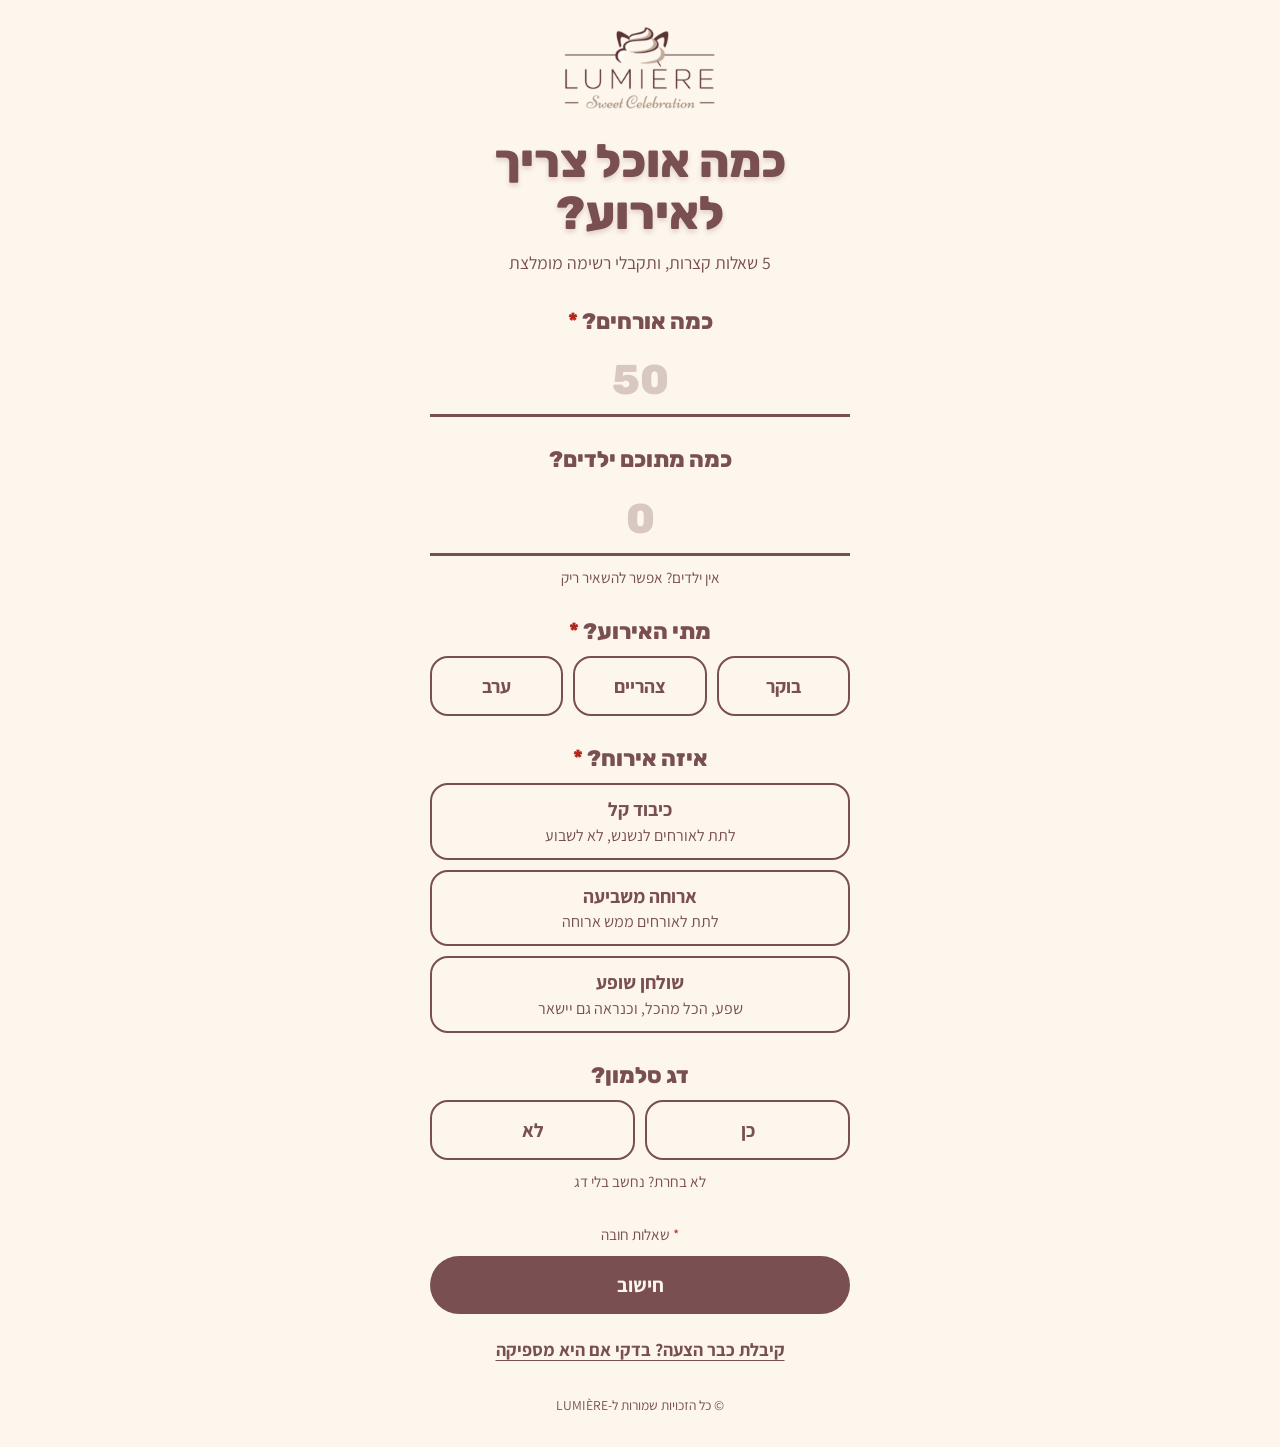
<file: docs/index.html>
<!doctype html>
<html lang="he" dir="rtl">
<head>
<meta charset="utf-8">
<meta name="viewport" content="width=device-width, initial-scale=1, viewport-fit=cover">
<title>כמה אוכל צריך לאירוע? | LUMIÈRE</title>
<meta name="description" content="5 שאלות קצרות, ותקבלי רשימה מומלצת: כמה מנות חמות, סלטים ומגשים כדאי להזמין לאירוע שלך.">
<meta name="theme-color" content="#FDF6ED">
<meta property="og:type" content="website">
<meta property="og:locale" content="he_IL">
<meta property="og:url" content="https://calc.lumiere.co.il/">
<meta property="og:title" content="כמה אוכל צריך לאירוע?">
<meta property="og:description" content="5 שאלות קצרות, ותקבלי רשימה מומלצת לאירוע שלך.">
<meta property="og:image" content="https://calc.lumiere.co.il/og.png">
<meta property="og:image:width" content="1200">
<meta property="og:image:height" content="630">
<meta name="twitter:card" content="summary_large_image">
<link rel="preconnect" href="https://fonts.googleapis.com">
<link rel="preconnect" href="https://fonts.gstatic.com" crossorigin>
<link href="https://fonts.googleapis.com/css2?family=Assistant:wght@400;600;700&family=Rubik:wght@800&display=swap" rel="stylesheet">
<link rel="stylesheet" href="style.css?v=5118e473">
</head>
<body>
<div class="wrap">
  <img class="logo" src="logo.png" alt="Lumière" width="440" height="252">

  <main>
    <h1 id="top" tabindex="-1">כמה אוכל צריך לאירוע?</h1>
    <p class="lede">5 שאלות קצרות, ותקבלי רשימה מומלצת</p>

    <form id="quiz" novalidate>
      <div class="q">
        <label class="q-title" for="guests">כמה אורחים? <span class="req" aria-hidden="true">*</span></label>
        <input class="num" id="guests" type="number" inputmode="numeric" min="5" max="2000" step="5" dir="ltr" placeholder="50" autocomplete="off" aria-required="true" aria-describedby="guests-err">
        <p class="err" id="guests-err" role="alert"></p>
      </div>

      <div class="q">
        <label class="q-title" for="kids">כמה מתוכם ילדים?</label>
        <input class="num" id="kids" type="number" inputmode="numeric" min="0" step="1" dir="ltr" placeholder="0" autocomplete="off" aria-describedby="kids-hint kids-err">
        <p class="hint" id="kids-hint">אין ילדים? אפשר להשאיר ריק</p>
        <p class="err" id="kids-err" role="alert"></p>
      </div>

      <fieldset class="q" id="q-time">
        <legend class="q-title">מתי האירוע? <span class="req" aria-hidden="true">*</span></legend>
        <div class="opts row">
          <label class="opt"><input type="radio" name="time" value="morning"><span>בוקר</span></label>
          <label class="opt"><input type="radio" name="time" value="noon"><span>צהריים</span></label>
          <label class="opt"><input type="radio" name="time" value="evening"><span>ערב</span></label>
        </div>
        <p class="err" id="time-err" role="alert"></p>
      </fieldset>

      <fieldset class="q" id="q-level">
        <legend class="q-title">איזה אירוח? <span class="req" aria-hidden="true">*</span></legend>
        <div class="opts">
          <label class="opt"><input type="radio" name="level" value="light"><span>כיבוד קל<small>לתת לאורחים לנשנש, לא לשבוע</small></span></label>
          <label class="opt"><input type="radio" name="level" value="meal"><span>ארוחה משביעה<small>לתת לאורחים ממש ארוחה</small></span></label>
          <label class="opt"><input type="radio" name="level" value="lavish"><span>שולחן שופע<small>שפע, הכל מהכל, וכנראה גם יישאר</small></span></label>
        </div>
        <p class="err" id="level-err" role="alert"></p>
      </fieldset>

      <fieldset class="q" id="q-salmon">
        <legend class="q-title">דג סלמון?</legend>
        <div class="opts row">
          <label class="opt"><input type="radio" name="salmon" value="yes"><span>כן</span></label>
          <label class="opt"><input type="radio" name="salmon" value="no"><span>לא</span></label>
        </div>
        <p class="hint">לא בחרת? נחשב בלי דג</p>
      </fieldset>

      <div class="submit">
        <p class="req-note"><span class="req" aria-hidden="true">*</span> שאלות חובה</p>
        <p class="err" id="form-err" role="alert"></p>
        <button class="go" type="submit">חישוב</button>
      </div>
    </form>

    <section id="result" hidden>
      <div>
        <h2 id="result-title" tabindex="-1">הרשימה המומלצת</h2>
        <p class="summary" id="summary"></p>
      </div>
      <ul class="list" id="list"></ul>
      <div class="advice">
        <p><strong>זו המלצה בלבד.</strong> בסופו של דבר את מכירה את האורחים שלך הכי טוב: אם הם אוהבים לאכול ולהתפנק, או שמספיק להם לנשנש. לפי זה תחליטי.</p>
        <p><strong>מזמינה מקייטרינג אחר?</strong> הרשימה מחושבת לפי הגדלים שכתובים מתחת לכל מנה. תבדקי מולו לכמה אורחים מתאימה כל מנה אצלו.</p>
      </div>
      <p class="note" id="taboon" hidden>* הרבה ילדים באירוע? שווה לשקול טאבון פיצות.</p>
      <div class="offer" id="offer" hidden>
        <p>תרצי הצעת מחיר מאיתנו?</p>
        <a class="go" id="offer-link" href="#" target="_blank" rel="noopener">לחצי כאן</a>
      </div>
      <details>
        <summary>רוצים להבין מה עשינו?</summary>
        <div class="why">
          <p>אחרי מאות אירועים למדנו לחשב אוכל לפי "ביסים": כמה כל אורח באמת אוכל, בכל סוג אירוח. לפי זה חישבנו את הכמות לאירוע שלך, חילקנו אותה בין המנות כמו שבונים שולחן טוב, קצת מהכל, והוספנו מעט מעל. תמיד עדיף שיהיה יותר מאשר שיחסר.</p>
        </div>
      </details>
      <p class="note">* חשוב לוודא מראש אלרגיות ורגישויות, למשל ללא גלוטן.</p>
      <div class="again">
        <button type="button" id="change">שינוי תשובות</button>
        <button type="button" id="restart">חישוב חדש</button>
      </div>
    </section>

    <p class="cross"><a href="check/">קיבלת כבר הצעה? בדקי אם היא מספיקה</a></p>
  </main>

  <footer>© כל הזכויות שמורות ל-LUMIÈRE</footer>
</div>

<script src="calc.js?v=c3d57123"></script>
<script src="quiz.js?v=a5d1b328"></script>
<script>
(function () {
  var WHATSAPP = '972533314432';
  var $ = Quiz.$, el = Quiz.el;
  var form = $('quiz');
  var FIELDS = ['guests', 'kids', 'time', 'level'];
  var shown = false;

  // The event questions, plus the salmon one: left unanswered, it means no.
  function read() {
    var r = Quiz.readEvent(form);
    if (r.answers) r.answers.salmon = Quiz.picked(form, 'salmon') === 'yes';
    return r;
  }

  form.addEventListener('submit', function (e) {
    e.preventDefault();
    var r = read();
    Quiz.showErrors(FIELDS, r.errors || {});
    $('form-err').textContent = r.errors ? '* חסרות תשובות. סימנו לך למעלה מה צריך למלא.' : '';
    if (r.errors) { Quiz.goToFirst(FIELDS, r.errors); return; }
    render(r.answers);
    shown = true;
    $('result').hidden = false;
    $('result').scrollIntoView({ block: 'start', behavior: 'smooth' });
    $('result-title').focus({ preventScroll: true });
  });

  // Once a list is on screen it follows the answers: a changed answer updates it,
  // and an answer that no longer makes sense takes it away rather than leave it stale.
  function onChange(e) {
    Quiz.clearError(e.target.name || e.target.id);
    $('form-err').textContent = '';
    if (!shown) return;
    var r = read();
    if (r.errors) { $('result').hidden = true; Quiz.showErrors(FIELDS, r.errors); return; }
    Quiz.showErrors(FIELDS, {});
    render(r.answers);
    $('result').hidden = false;
  }
  form.addEventListener('input', onChange);
  form.addEventListener('change', onChange);

  $('change').addEventListener('click', function () {
    $('top').scrollIntoView({ block: 'start', behavior: 'smooth' });
    $('top').focus({ preventScroll: true });
  });

  $('restart').addEventListener('click', function () {
    form.reset();
    shown = false;
    Quiz.showErrors(FIELDS, {});
    $('form-err').textContent = '';
    $('result').hidden = true;
    window.scrollTo({ top: 0, behavior: 'smooth' });
    $('top').focus({ preventScroll: true });
  });

  function render(answers) {
    var result = calc(answers);
    var event = Quiz.describe(answers);
    $('summary').textContent = event.who + ', ' + event.when + ', ' + event.level + (event.sized ? '. ' + event.sized : '');

    var list = $('list');
    list.textContent = '';
    result.rows.forEach(function (r) {
      var li = el('li');
      var label = el('span');
      label.appendChild(el('b', r.name));
      label.appendChild(el('small', r.cap));
      li.appendChild(label);
      li.appendChild(el('span', String(r.n), 'n'));
      list.appendChild(li);
    });

    $('taboon').hidden = !result.taboon;

    $('offer').hidden = !result.offer;
    if (result.offer) {
      var lines = ['היי אור, הגעתי מהמחשבון באתר.',
        'יש לי אירוע של ' + event.who + ', ' + event.when + ', ' + event.level + '.',
        'הרשימה שיצאה לי:'];
      result.rows.forEach(function (r) { lines.push('• ' + r.name + ': ' + r.n); });
      if (result.taboon) lines.push('יש הרבה ילדים, אשמח לשמוע גם על טאבון פיצות.');
      lines.push('אשמח להצעת מחיר.');
      $('offer-link').href = 'https://wa.me/' + WHATSAPP + '?text=' + encodeURIComponent(lines.join('\n'));
    }
  }
})();
</script>
</body>
</html>
</file>
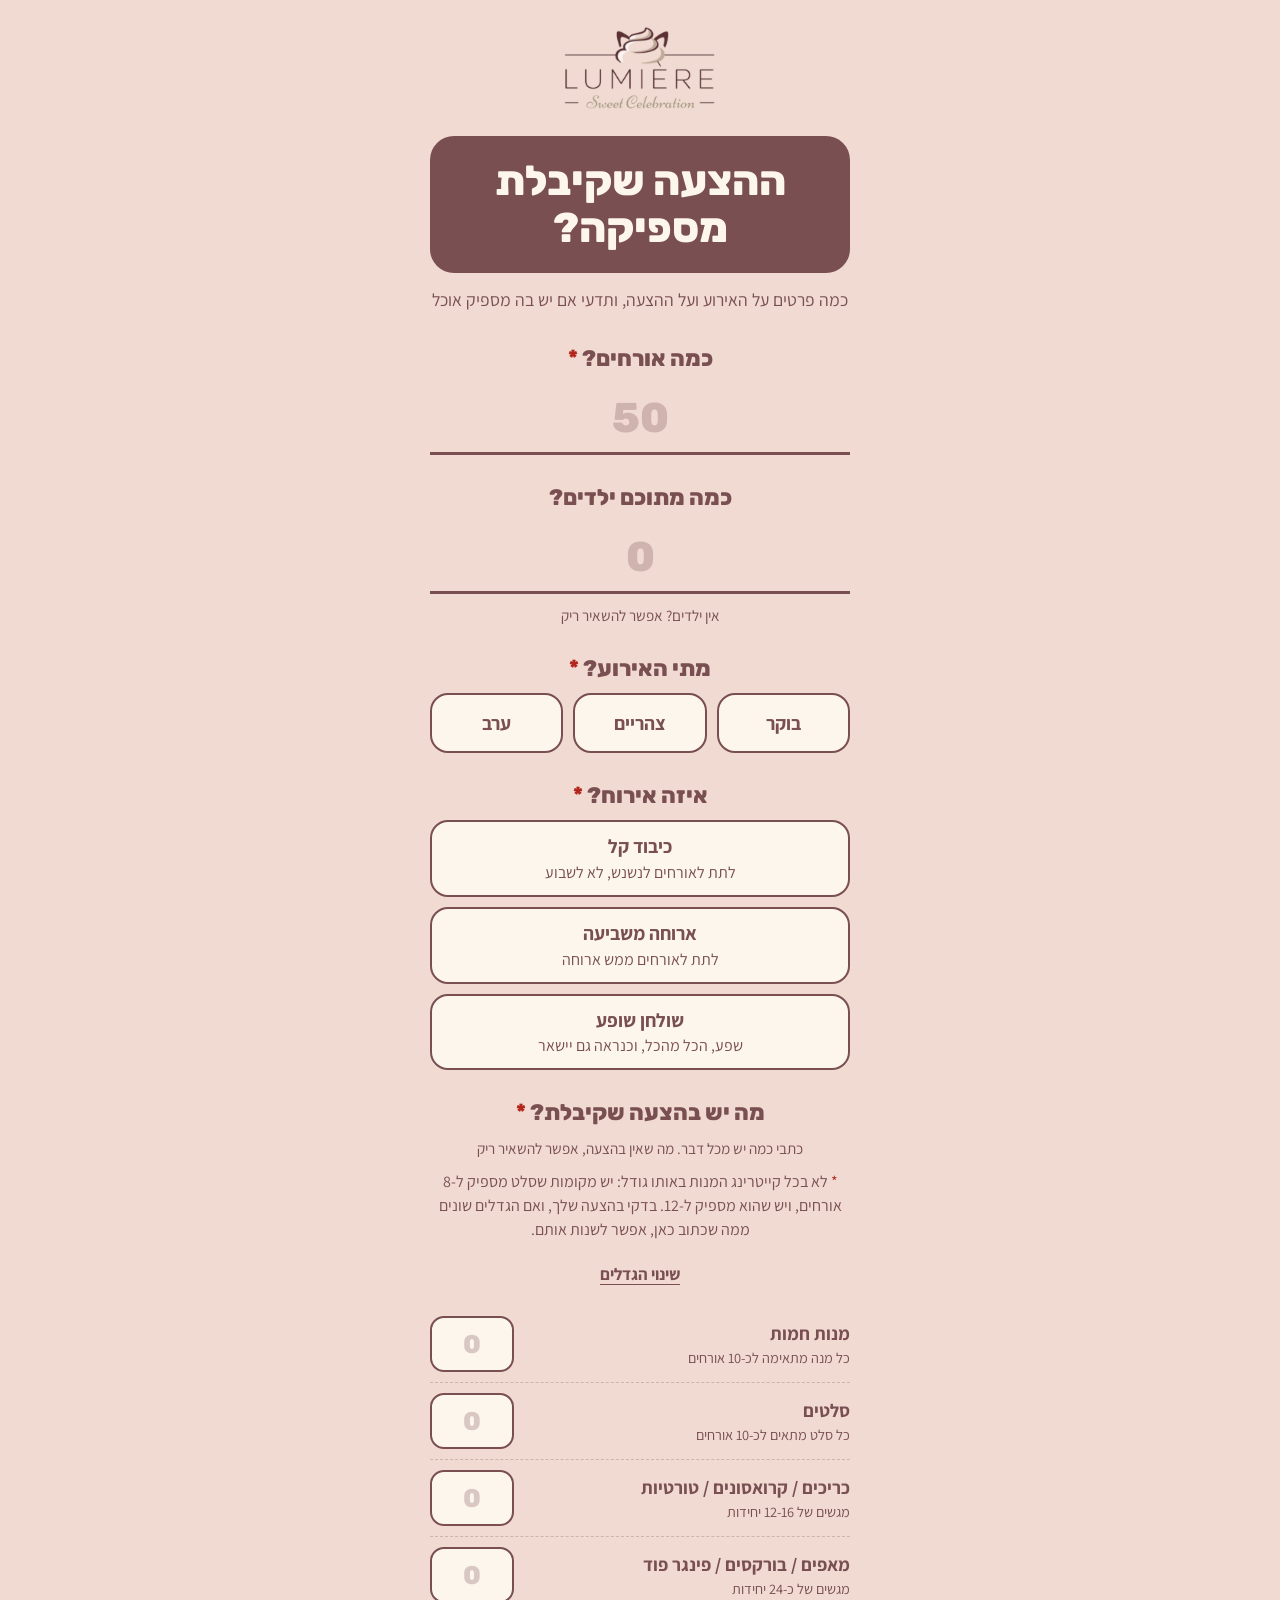
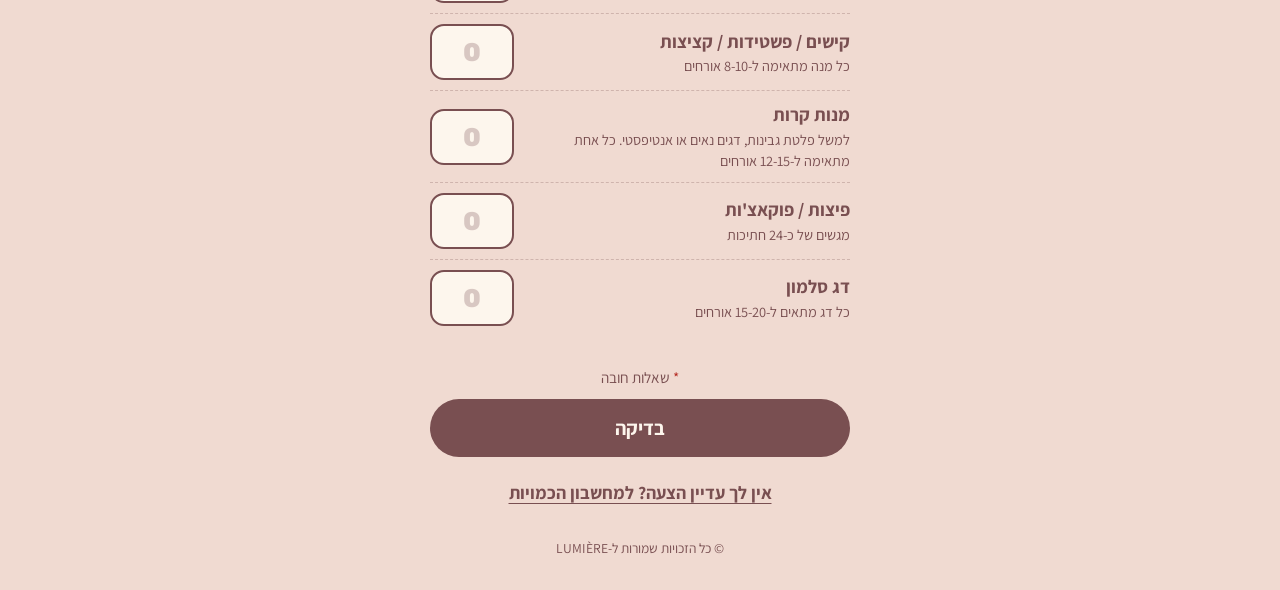
<file: docs/check/index.html>
<!doctype html>
<html lang="he" dir="rtl">
<head>
<meta charset="utf-8">
<meta name="viewport" content="width=device-width, initial-scale=1, viewport-fit=cover">
<title>ההצעה שקיבלת מספיקה? | LUMIÈRE</title>
<meta name="description" content="כמה פרטים על האירוע ועל הצעת הקייטרינג שקיבלת, ותדעי אם יש בה מספיק אוכל.">
<meta name="theme-color" content="#F0DAD1">
<meta property="og:type" content="website">
<meta property="og:locale" content="he_IL">
<meta property="og:url" content="https://calc.lumiere.co.il/check/">
<meta property="og:title" content="ההצעה שקיבלת מספיקה?">
<meta property="og:description" content="כמה פרטים על האירוע ועל ההצעה, ותדעי אם יש בה מספיק אוכל.">
<meta property="og:image" content="https://calc.lumiere.co.il/og-check.png">
<meta property="og:image:width" content="1200">
<meta property="og:image:height" content="630">
<meta name="twitter:card" content="summary_large_image">
<link rel="preconnect" href="https://fonts.googleapis.com">
<link rel="preconnect" href="https://fonts.gstatic.com" crossorigin>
<link href="https://fonts.googleapis.com/css2?family=Assistant:wght@400;600;700&family=Rubik:wght@800&display=swap" rel="stylesheet">
<link rel="stylesheet" href="../style.css?v=5118e473">
</head>
<body class="check">
<div class="wrap">
  <img class="logo" src="../logo.png" alt="Lumière" width="440" height="252">

  <main>
    <h1 id="top" tabindex="-1">ההצעה שקיבלת מספיקה?</h1>
    <p class="lede">כמה פרטים על האירוע ועל ההצעה, ותדעי אם יש בה מספיק אוכל</p>

    <form id="quiz" novalidate>
      <div class="q">
        <label class="q-title" for="guests">כמה אורחים? <span class="req" aria-hidden="true">*</span></label>
        <input class="num" id="guests" type="number" inputmode="numeric" min="5" max="2000" step="5" dir="ltr" placeholder="50" autocomplete="off" aria-required="true" aria-describedby="guests-err">
        <p class="err" id="guests-err" role="alert"></p>
      </div>

      <div class="q">
        <label class="q-title" for="kids">כמה מתוכם ילדים?</label>
        <input class="num" id="kids" type="number" inputmode="numeric" min="0" step="1" dir="ltr" placeholder="0" autocomplete="off" aria-describedby="kids-hint kids-err">
        <p class="hint" id="kids-hint">אין ילדים? אפשר להשאיר ריק</p>
        <p class="err" id="kids-err" role="alert"></p>
      </div>

      <fieldset class="q" id="q-time">
        <legend class="q-title">מתי האירוע? <span class="req" aria-hidden="true">*</span></legend>
        <div class="opts row">
          <label class="opt"><input type="radio" name="time" value="morning"><span>בוקר</span></label>
          <label class="opt"><input type="radio" name="time" value="noon"><span>צהריים</span></label>
          <label class="opt"><input type="radio" name="time" value="evening"><span>ערב</span></label>
        </div>
        <p class="err" id="time-err" role="alert"></p>
      </fieldset>

      <fieldset class="q" id="q-level">
        <legend class="q-title">איזה אירוח? <span class="req" aria-hidden="true">*</span></legend>
        <div class="opts">
          <label class="opt"><input type="radio" name="level" value="light"><span>כיבוד קל<small>לתת לאורחים לנשנש, לא לשבוע</small></span></label>
          <label class="opt"><input type="radio" name="level" value="meal"><span>ארוחה משביעה<small>לתת לאורחים ממש ארוחה</small></span></label>
          <label class="opt"><input type="radio" name="level" value="lavish"><span>שולחן שופע<small>שפע, הכל מהכל, וכנראה גם יישאר</small></span></label>
        </div>
        <p class="err" id="level-err" role="alert"></p>
      </fieldset>

      <fieldset class="q" id="q-quote">
        <legend class="q-title">מה יש בהצעה שקיבלת? <span class="req" aria-hidden="true">*</span></legend>
        <p class="hint">כתבי כמה יש מכל דבר. מה שאין בהצעה, אפשר להשאיר ריק</p>
        <p class="sizes-note"><span class="req" aria-hidden="true">*</span> לא בכל קייטרינג המנות באותו גודל: יש מקומות שסלט מספיק ל-8 אורחים, ויש שהוא מספיק ל-12. בדקי בהצעה שלך, ואם הגדלים שונים ממה שכתוב כאן, אפשר לשנות אותם.</p>
        <button class="link" type="button" id="sizes-toggle" aria-expanded="false">שינוי הגדלים</button>
        <ul class="rows" id="quote-rows"></ul>
        <p class="err" id="quote-err" role="alert"></p>
      </fieldset>

      <div class="submit">
        <p class="req-note"><span class="req" aria-hidden="true">*</span> שאלות חובה</p>
        <p class="err" id="form-err" role="alert"></p>
        <button class="go" type="submit">בדיקה</button>
      </div>
    </form>

    <section id="result" hidden>
      <div>
        <h2 id="result-title" tabindex="-1"></h2>
        <p class="summary" id="summary"></p>
        <p class="verdict" id="verdict"></p>
      </div>
      <div class="gap" id="gap" hidden>
        <p>מה בערך חסר:</p>
        <ul id="gap-list"></ul>
      </div>
      <table class="compare">
        <caption>ההצעה שלך מול הרשימה המומלצת</caption>
        <thead><tr><th scope="col">מנה</th><th scope="col">בהצעה</th><th scope="col">מומלץ</th></tr></thead>
        <tbody id="compare"></tbody>
      </table>
      <div class="advice">
        <p><strong>זו המלצה בלבד.</strong> בסופו של דבר את מכירה את האורחים שלך הכי טוב: אם הם אוהבים לאכול ולהתפנק, או שמספיק להם לנשנש. לפי זה תחליטי.</p>
        <p><strong>הגדלים משתנים בין קייטרינגים.</strong> הבדיקה מחושבת לפי הגדלים שכתובים ליד כל מנה. תבדקי מול הקייטרינג שלך לכמה אורחים מתאימה כל מנה אצלו, ואם צריך, שני אותם למעלה.</p>
      </div>
      <p class="note">* חשוב לוודא מראש אלרגיות ורגישויות, למשל ללא גלוטן.</p>
      <div class="again">
        <button type="button" id="change">שינוי תשובות</button>
        <button type="button" id="restart">בדיקה חדשה</button>
      </div>
    </section>

    <p class="cross"><a href="../">אין לך עדיין הצעה? למחשבון הכמויות</a></p>
  </main>

  <footer>© כל הזכויות שמורות ל-LUMIÈRE</footer>
</div>

<script src="../calc.js?v=c3d57123"></script>
<script src="../quiz.js?v=a5d1b328"></script>
<script>
(function () {
  var $ = Quiz.$, el = Quiz.el;
  var form = $('quiz');
  var FIELDS = ['guests', 'kids', 'time', 'level', 'quote'];
  var shown = false;

  function numberBox(id, cls) {
    var input = el('input', null, cls);
    input.id = id;
    input.type = 'number';
    input.inputMode = 'numeric';
    input.step = '1';
    input.dir = 'ltr';
    input.autocomplete = 'off';
    return input;
  }

  // One row per dish a quote can hold: its name, the size it is counted at, and a
  // number to type. The size can be changed, since caterers do not all serve alike.
  var sizesOpen = false;
  QUOTE_DISHES.forEach(function (key) {
    var d = DISHES[key];
    var li = el('li');
    var dish = el('div', null, 'dish');
    var label = el('label');
    label.htmlFor = 'n-' + key;
    label.appendChild(el('b', d.name));
    dish.appendChild(label);
    dish.appendChild(el('small', d.cap, 'cap'));

    var size = el('div', null, 'size');
    size.hidden = true;
    var before = el('label', d.ask[0]);
    before.htmlFor = 's-' + key;
    var typed = numberBox('s-' + key, 'size-n');
    typed.min = '1';
    typed.defaultValue = String(shownSize(key));
    size.appendChild(before);
    size.appendChild(typed);
    size.appendChild(el('span', d.ask[1]));
    dish.appendChild(size);

    var count = numberBox('n-' + key, 'count');
    count.min = '0';
    count.placeholder = '0';
    li.appendChild(dish);
    li.appendChild(count);
    $('quote-rows').appendChild(li);
  });

  // Opens the sizes for changing, or puts the usual ones back.
  $('sizes-toggle').addEventListener('click', function () {
    sizesOpen = !sizesOpen;
    this.setAttribute('aria-expanded', String(sizesOpen));
    this.textContent = sizesOpen ? 'חזרה לגדלים הרגילים' : 'שינוי הגדלים';
    QUOTE_DISHES.forEach(function (key) {
      var row = $('n-' + key).closest('li');
      row.querySelector('.cap').hidden = sizesOpen;
      row.querySelector('.size').hidden = !sizesOpen;
      if (!sizesOpen) $('s-' + key).value = String(shownSize(key));
    });
    onChange({ target: $('n-' + QUOTE_DISHES[0]) });
  });

  // How many of each dish the quote holds, and at what size. A blank count means none of it.
  function readQuote() {
    var quote = {}, sizes = {}, total = 0, badCount = false, badSize = false;
    QUOTE_DISHES.forEach(function (key) {
      var text = $('n-' + key).value.trim();
      var n = text === '' ? 0 : Quiz.whole(text);
      if (n === null) badCount = true;
      quote[key] = n || 0;
      total += n || 0;
      if (sizesOpen) {
        var typed = Quiz.whole($('s-' + key).value);
        if (typed === null || typed < 1 || typed > 99) badSize = true;
        else sizes[key] = bitesPerUnit(key, typed);
      }
    });
    if (badCount) return { error: 'כותבים כאן רק מספרים שלמים' };
    if (badSize) return { error: 'בגדלים כותבים מספר שלם, בין 1 ל-99' };
    if (total === 0) return { error: 'כתבי כמה יש מכל דבר בהצעה שקיבלת' };
    return { quote: quote, sizes: sizes };
  }

  function read() {
    var event = Quiz.readEvent(form);
    var q = readQuote();
    var errors = event.errors || {};
    if (q.error) errors.quote = q.error;
    for (var key in errors) return { errors: errors };
    return { answers: event.answers, quote: q.quote, sizes: q.sizes };
  }

  form.addEventListener('submit', function (e) {
    e.preventDefault();
    var r = read();
    Quiz.showErrors(FIELDS, r.errors || {});
    $('form-err').textContent = r.errors ? '* חסרות תשובות. סימנו לך למעלה מה צריך למלא.' : '';
    if (r.errors) { Quiz.goToFirst(FIELDS, r.errors); return; }
    render(r.answers, r.quote, r.sizes);
    shown = true;
    $('result').hidden = false;
    $('result').scrollIntoView({ block: 'start', behavior: 'smooth' });
    $('result-title').focus({ preventScroll: true });
  });

  // Once an answer is on screen it follows the form: a change updates it, and a form
  // that no longer makes sense takes it away rather than leave it stale.
  function onChange(e) {
    var field = e.target.name || e.target.id;
    Quiz.clearError(/^[ns]-/.test(field) ? 'quote' : field);
    $('form-err').textContent = '';
    if (!shown) return;
    var r = read();
    if (r.errors) { $('result').hidden = true; Quiz.showErrors(FIELDS, r.errors); return; }
    Quiz.showErrors(FIELDS, {});
    render(r.answers, r.quote, r.sizes);
    $('result').hidden = false;
  }
  form.addEventListener('input', onChange);
  form.addEventListener('change', onChange);

  $('change').addEventListener('click', function () {
    $('top').scrollIntoView({ block: 'start', behavior: 'smooth' });
    $('top').focus({ preventScroll: true });
  });

  $('restart').addEventListener('click', function () {
    if (sizesOpen) $('sizes-toggle').click();
    form.reset();
    shown = false;
    Quiz.showErrors(FIELDS, {});
    $('form-err').textContent = '';
    $('result').hidden = true;
    window.scrollTo({ top: 0, behavior: 'smooth' });
    $('top').focus({ preventScroll: true });
  });

  function howMany(key, n) {
    return n === 1 ? DISHES[key].one : n + ' ' + DISHES[key].many;
  }

  function render(answers, quote, sizes) {
    var result = check(answers, quote, sizes);
    var event = Quiz.describe(answers);
    $('summary').textContent = event.who + ', ' + event.when + ', ' + event.level + (event.sized ? '. ' + event.sized : '');

    var title, verdict;
    if (result.verdict === 'short') {
      title = 'חסר אוכל בהצעה';
      verdict = result.covers >= 5
        ? 'ההצעה שקיבלת מתאימה לכ-' + result.covers + ' אורחים. לאירוע שלך צריך אוכל ל-' + result.size + ', אז חסר לכ-' + result.lacking + ' אורחים.'
        : 'ההצעה שקיבלת קטנה מאוד לאירוע של ' + answers.guests + ' אורחים.';
    } else if (result.verdict === 'over') {
      title = 'יש בהצעה יותר ממה שצריך';
      verdict = 'לאירוע כזה אפשר להוריד בערך ' + (result.spare === 1 ? 'מנה אחת' : result.spare + ' מנות') + '.';
    } else {
      title = 'ההצעה מתאימה';
      verdict = 'יש בהצעה מספיק אוכל ל-' + result.size + ' אורחים.';
    }
    $('result-title').textContent = title;
    $('verdict').textContent = verdict;

    var gap = $('gap-list');
    gap.textContent = '';
    $('gap').hidden = result.verdict !== 'short';
    if (result.verdict === 'short') {
      result.missing.dishes.forEach(function (d) { gap.appendChild(el('li', howMany(d.key, d.n))); });
      if (result.missing.more > 0) {
        var more = result.missing.more === 1 ? 'מנה אחת' : result.missing.more + ' מנות';
        gap.appendChild(el('li', (result.missing.dishes.length ? 'ועוד בערך ' : 'בערך ') + more + ', מכל סוג'));
      }
    }

    var rows = $('compare');
    rows.textContent = '';
    QUOTE_DISHES.forEach(function (key) {
      var asked = quote[key] || 0, advised = result.advised[key] || 0;
      if (!asked && !advised) return;
      var tr = el('tr');
      tr.appendChild(el('td', DISHES[key].name));
      tr.appendChild(el('td', String(asked), 'n'));
      tr.appendChild(el('td', String(advised), 'n'));
      rows.appendChild(tr);
    });
  }
})();
</script>
</body>
</html>
</file>
<file: docs/style.css>
:root {
  --cream: #FDF6ED;
  --ink: #794F51;
  --ink-deep: #5F3C3F;
  --blush: #F4E4DA;
  --line: rgba(121, 79, 81, 0.28);
  --alert: #B3261E;
  --display: "Rubik", "Assistant", "Arial Hebrew", Arial, sans-serif;
  --body: "Assistant", "Arial Hebrew", Arial, sans-serif;
}
* { box-sizing: border-box; }
[hidden] { display: none !important; }
html { -webkit-text-size-adjust: 100%; }
body {
  margin: 0;
  background: var(--cream);
  color: var(--ink);
  font-family: var(--body);
  font-size: 18px;
  line-height: 1.5;
}
.wrap {
  max-width: 460px;
  min-height: 100dvh;
  margin: 0 auto;
  padding: 20px 20px 32px;
  display: flex;
  flex-direction: column;
}
.logo { display: block; width: 168px; height: auto; margin: 0 auto 20px; }
h1, h2 {
  font-family: var(--display);
  font-weight: 800;
  color: var(--ink);
  text-align: center;
  line-height: 1.12;
  margin: 0;
  text-shadow: 0 3px 5px rgba(121, 79, 81, 0.22);
}
h1 { font-size: clamp(2.1rem, 10vw, 2.9rem); }
h2 { font-size: clamp(1.75rem, 8vw, 2.25rem); }
h1:focus, h2:focus { outline: none; }
.lede { text-align: center; margin: 10px 0 0; font-size: 1.1rem; }

form { display: flex; flex-direction: column; gap: 30px; margin-top: 32px; }
.q { border: 0; margin: 0; padding: 0; min-width: 0; display: flex; flex-direction: column; gap: 10px; }
.q-title {
  display: block;
  width: 100%;
  padding: 0;
  font-family: var(--display);
  font-weight: 800;
  font-size: 1.4rem;
  line-height: 1.2;
  text-align: center;
  color: var(--ink);
}
legend.q-title { margin-bottom: 10px; }
.num {
  width: 100%;
  height: 72px;
  border: 0;
  border-bottom: 3px solid var(--ink);
  border-radius: 0;
  background: transparent;
  color: var(--ink);
  font-family: var(--display);
  font-weight: 800;
  font-size: 2.6rem;
  text-align: center;
  padding: 0;
  appearance: textfield;
  -moz-appearance: textfield;
}
.num::-webkit-outer-spin-button, .num::-webkit-inner-spin-button { -webkit-appearance: none; margin: 0; }
.num::placeholder { color: var(--line); }
.num:focus { outline: none; border-bottom-color: var(--ink-deep); background: rgba(244, 228, 218, 0.5); }
.hint { margin: 0; text-align: center; font-size: 0.95rem; }
.err { margin: 0; text-align: center; font-weight: 700; color: var(--alert); }
.req { color: var(--alert); }
.req-note { margin: 0; text-align: center; font-size: 0.95rem; }
.submit { display: flex; flex-direction: column; gap: 10px; }
.q.missing .num { border-bottom-color: var(--alert); }
.q.missing .opt span { border-color: var(--alert); }
.err:empty { display: none; }

.opts { display: flex; flex-direction: column; gap: 10px; }
.opts.row { flex-direction: row; }
.opt { flex: 1; display: block; cursor: pointer; }
.opt input { position: absolute; opacity: 0; width: 1px; height: 1px; }
.opt span {
  display: flex;
  flex-direction: column;
  align-items: center;
  justify-content: center;
  min-height: 60px;
  padding: 10px 12px;
  border: 2px solid var(--ink);
  border-radius: 18px;
  font-size: 1.2rem;
  font-weight: 700;
  text-align: center;
}
.opt small { font-size: 1rem; font-weight: 400; }
.opt input:checked + span { background: var(--ink); color: var(--cream); }
.opt input:focus-visible + span { outline: 3px solid var(--ink-deep); outline-offset: 3px; }

.go {
  width: 100%;
  min-height: 58px;
  border: 0;
  border-radius: 999px;
  background: var(--ink);
  color: var(--cream);
  font-family: var(--body);
  font-size: 1.25rem;
  font-weight: 700;
  cursor: pointer;
  text-decoration: none;
  display: flex;
  align-items: center;
  justify-content: center;
}
.go:active { background: var(--ink-deep); }
.again { display: flex; gap: 10px; }
.again button {
  flex: 1;
  min-height: 52px;
  border: 2px solid var(--ink);
  border-radius: 999px;
  background: transparent;
  color: var(--ink);
  font-family: var(--body);
  font-size: 1.1rem;
  font-weight: 700;
  cursor: pointer;
}
.again button:active { background: var(--blush); }
:focus-visible { outline: 3px solid var(--ink-deep); outline-offset: 3px; }

#result { display: flex; flex-direction: column; gap: 18px; margin-top: 44px; padding-top: 36px; border-top: 3px solid var(--ink); scroll-margin-top: 12px; }
.summary { text-align: center; margin: 8px 0 0; }
.list { list-style: none; margin: 0; padding: 0; }
.list li {
  display: flex;
  align-items: center;
  justify-content: space-between;
  gap: 16px;
  padding: 12px 0;
  border-bottom: 1px dashed var(--line);
}
.list li:last-child { border-bottom: 0; }
.list b { display: block; font-size: 1.2rem; font-weight: 700; }
.list small { display: block; font-size: 0.95rem; }
.list .n { font-family: var(--display); font-weight: 800; font-size: 2.4rem; line-height: 1; min-width: 1.4em; text-align: center; }
.note { margin: 0; font-size: 1rem; }
#taboon { font-size: 1.2rem; font-weight: 700; text-align: center; }
.advice { margin: 0; padding: 14px 16px; border: 2px solid var(--ink); border-radius: 18px; text-align: center; }
.advice p { margin: 0; }
.advice p + p { margin-top: 12px; padding-top: 12px; border-top: 1px dashed var(--line); }
.offer { background: var(--blush); border-radius: 22px; padding: 20px 18px; text-align: center; }
.offer p { margin: 0 0 12px; font-size: 1.25rem; font-weight: 700; }

details { border-top: 1px dashed var(--line); border-bottom: 1px dashed var(--line); }
summary { list-style: none; cursor: pointer; padding: 14px 0; font-size: 1.15rem; font-weight: 700; display: flex; justify-content: space-between; align-items: center; }
summary::-webkit-details-marker { display: none; }
summary::after { content: "+"; font-family: var(--display); font-size: 1.5rem; line-height: 1; }
details[open] summary::after { content: "−"; }
.why { padding: 0 0 16px; }
.why p { margin: 0; }

footer { margin-top: auto; padding-top: 32px; text-align: center; font-size: 0.85rem; }

.cross { margin: 22px 0 0; text-align: center; }
.cross a { color: var(--ink); font-weight: 700; text-underline-offset: 4px; }

.rows { list-style: none; margin: 0; padding: 0; }
.rows li {
  display: flex;
  align-items: center;
  justify-content: space-between;
  gap: 14px;
  padding: 10px 0;
  border-bottom: 1px dashed var(--line);
}
.rows li:last-child { border-bottom: 0; }
.dish { flex: 1; min-width: 0; }
.dish > label { cursor: pointer; }
.rows b { display: block; font-size: 1.15rem; font-weight: 700; }
.rows small { display: block; font-size: 0.9rem; }
.size { display: flex; align-items: center; flex-wrap: wrap; gap: 6px; margin-top: 4px; font-size: 0.95rem; }
.size-n {
  width: 58px;
  height: 44px;
  border: 2px solid var(--ink);
  border-radius: 12px;
  background: var(--cream);
  color: var(--ink);
  font-family: var(--body);
  font-size: 1.1rem;
  font-weight: 700;
  text-align: center;
  padding: 0;
  appearance: textfield;
  -moz-appearance: textfield;
}
.size-n::-webkit-outer-spin-button, .size-n::-webkit-inner-spin-button { -webkit-appearance: none; margin: 0; }
.size-n:focus { outline: none; border-color: var(--ink-deep); }
.sizes-note { margin: 0; text-align: center; font-size: 1rem; }
.link {
  align-self: center;
  min-height: 44px;
  padding: 0 14px;
  border: 0;
  background: transparent;
  color: var(--ink);
  font-family: var(--body);
  font-size: 1.05rem;
  font-weight: 700;
  text-decoration: underline;
  text-underline-offset: 4px;
  cursor: pointer;
}
.count {
  flex: none;
  width: 84px;
  height: 56px;
  border: 2px solid var(--ink);
  border-radius: 14px;
  background: transparent;
  color: var(--ink);
  font-family: var(--display);
  font-weight: 800;
  font-size: 1.6rem;
  text-align: center;
  padding: 0;
  appearance: textfield;
  -moz-appearance: textfield;
}
.count::-webkit-outer-spin-button, .count::-webkit-inner-spin-button { -webkit-appearance: none; margin: 0; }
.count::placeholder { color: var(--line); }
.count:focus { outline: none; border-color: var(--ink-deep); background: rgba(244, 228, 218, 0.5); }
.q.missing .count { border-color: var(--alert); }

.verdict { text-align: center; margin: 10px 0 0; font-size: 1.15rem; }
.gap { margin: 0; padding: 18px; background: var(--blush); border-radius: 22px; }
.gap p { margin: 0 0 8px; font-size: 1.2rem; font-weight: 700; }
.gap ul { margin: 0; padding-inline-start: 1.2em; font-size: 1.15rem; }
.compare { width: 100%; border-collapse: collapse; }
.compare caption { caption-side: top; padding-bottom: 6px; font-size: 1.2rem; font-weight: 700; }
.compare th { font-size: 0.95rem; font-weight: 400; padding: 4px 0; }
.compare th:first-child, .compare td:first-child { text-align: start; }
.compare td { padding: 10px 0; border-top: 1px dashed var(--line); font-size: 1.1rem; font-weight: 700; }
.compare td.n { width: 3.6em; text-align: center; font-family: var(--display); font-weight: 800; font-size: 1.6rem; }

/* The quote check is a sibling of the calculator, not a copy of it: a rose page,
   its title on a burgundy band, and cream boxes to write in. */
body.check { --rose: #F0DAD1; background: var(--rose); }
.check h1 {
  background: var(--ink);
  color: var(--cream);
  text-shadow: none;
  border-radius: 24px;
  padding: 22px 16px;
  font-size: clamp(1.9rem, 9vw, 2.6rem);
}
.check .lede { margin-top: 14px; }
.check .count, .check .opt span, .check .gap { background: var(--cream); }
.check .opt input:checked + span { background: var(--ink); }
.check .num:focus, .check .count:focus { background: var(--cream); }
.check .again button:active { background: var(--cream); }
</file>
